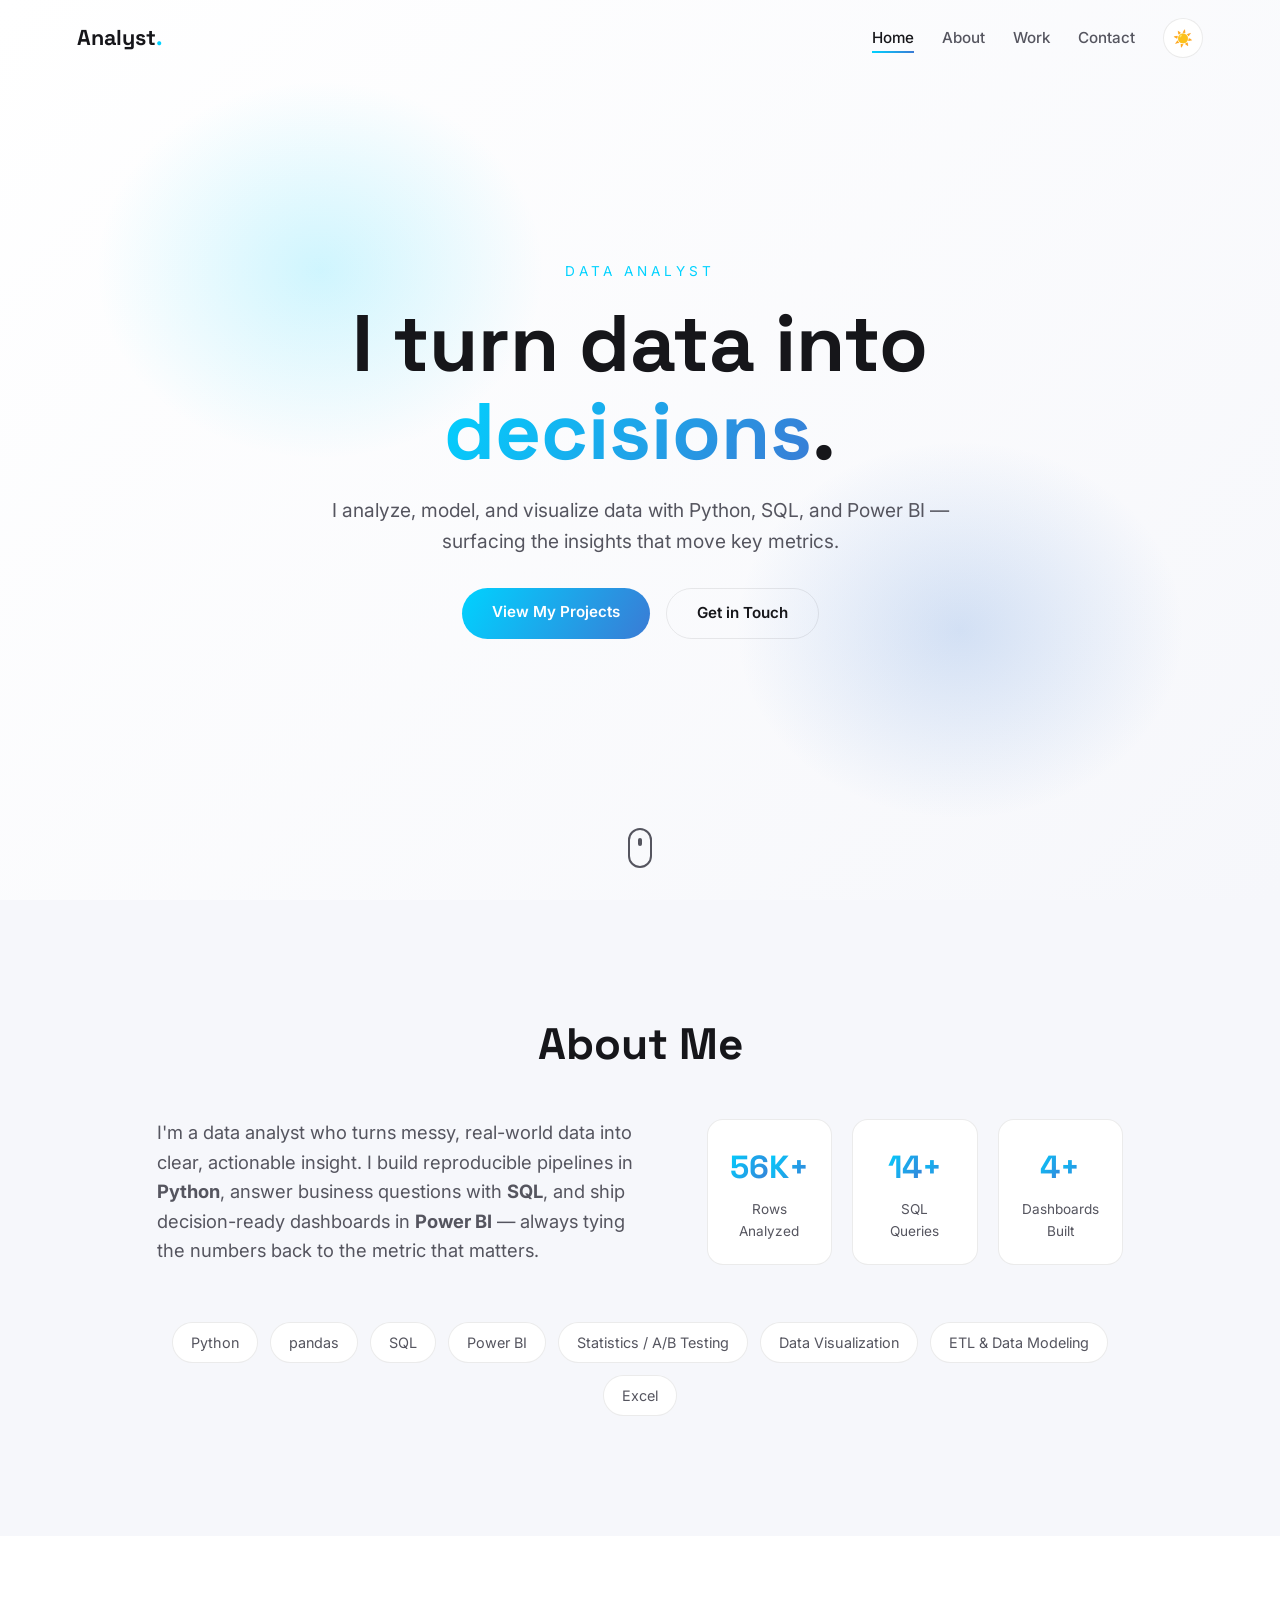
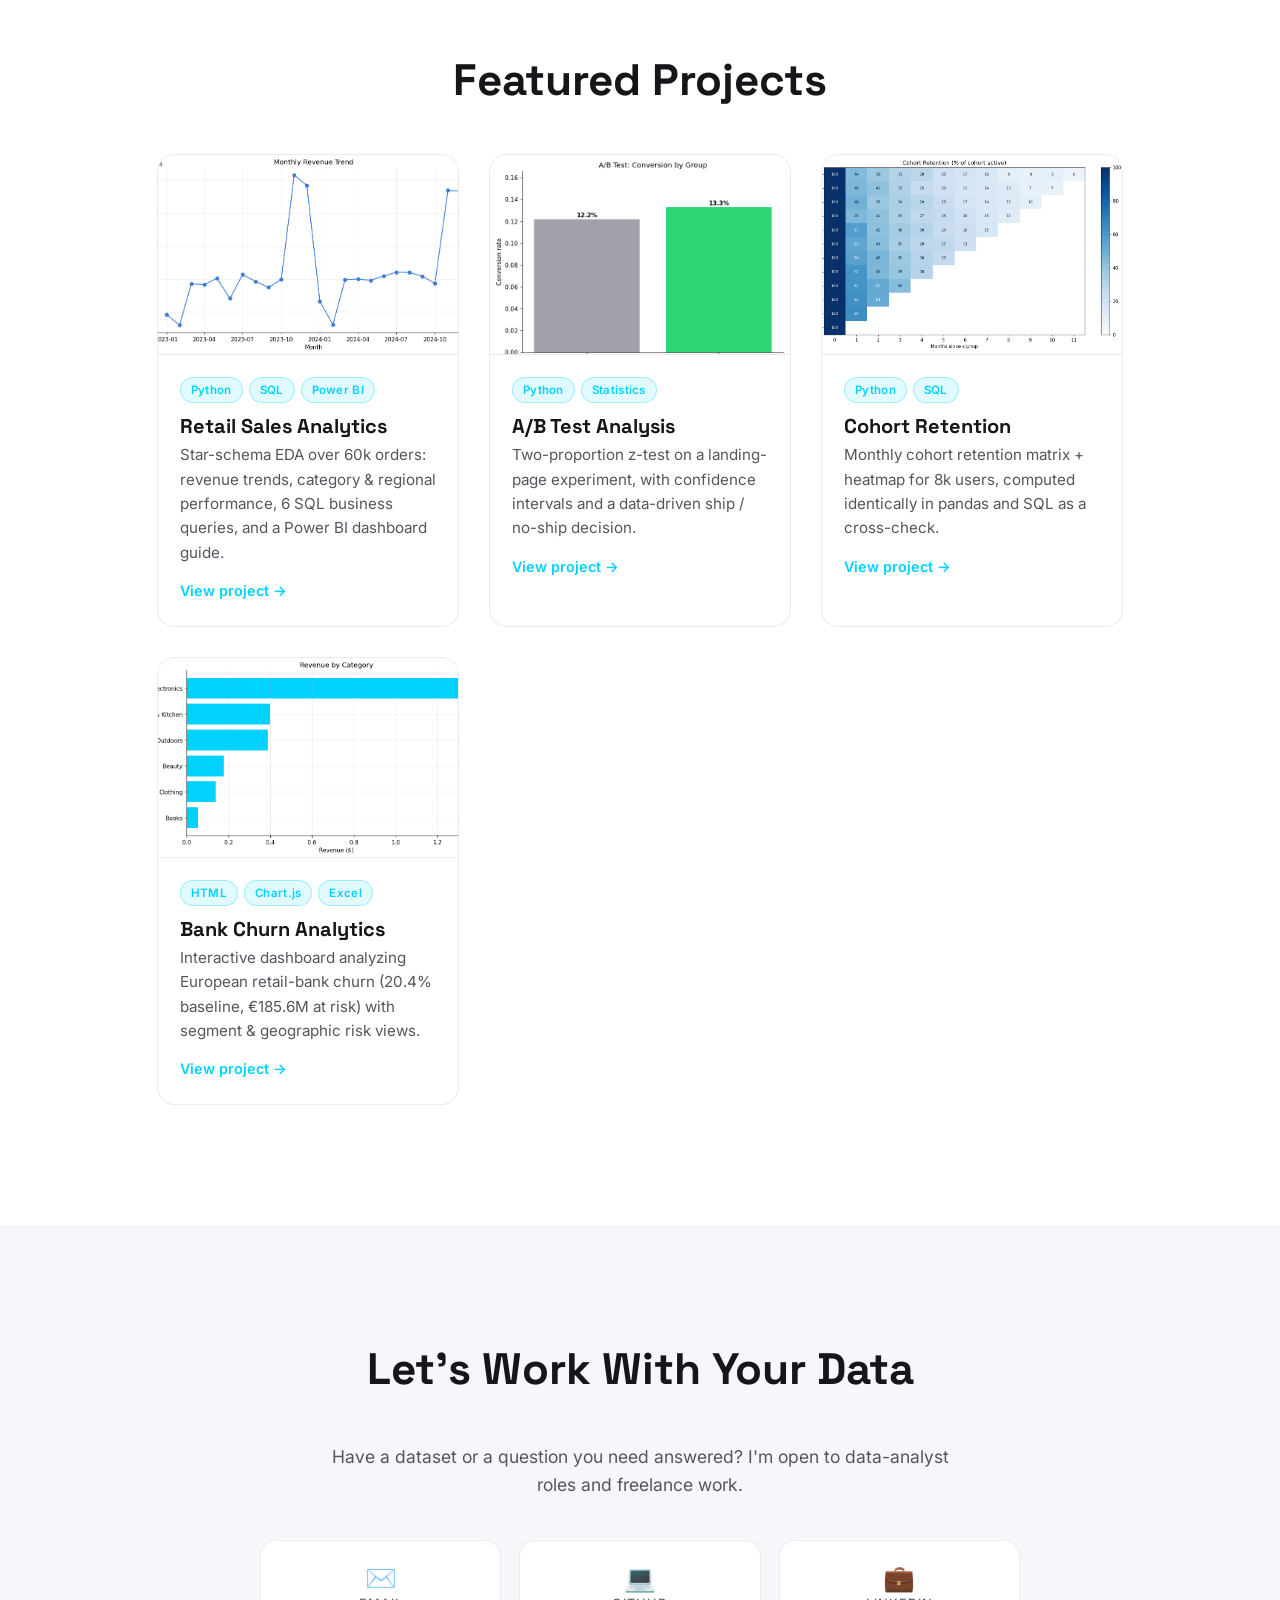
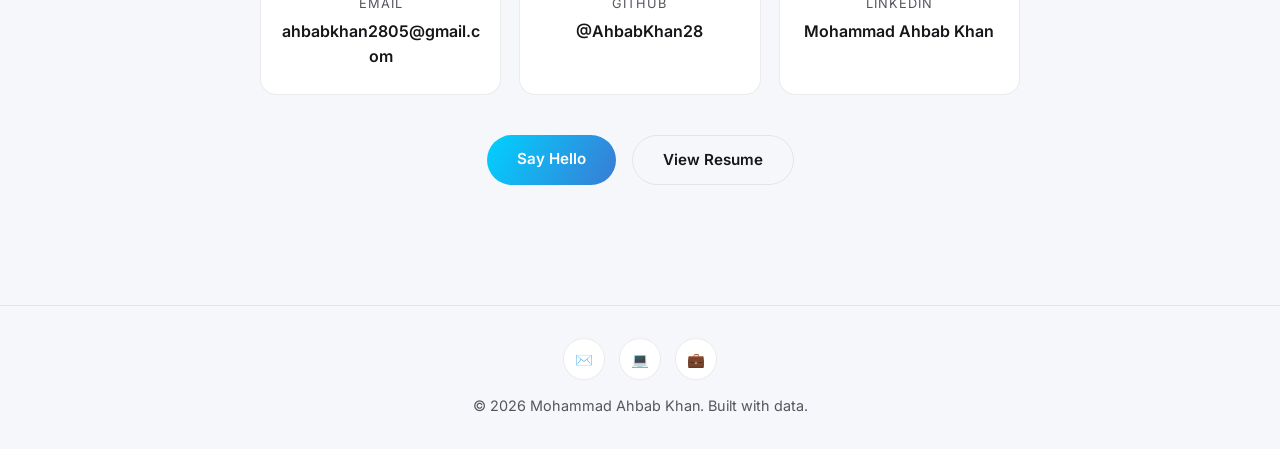
<file: index.html>
<!DOCTYPE html>
<html lang="en" data-theme="dark">
<head>
    <meta charset="UTF-8">
    <meta name="viewport" content="width=device-width, initial-scale=1.0">
    <meta name="description" content="Data analyst portfolio — turning raw data into decisions with Python, SQL, and Power BI.">
    <title>Mohammad Ahbab Khan — Data Analyst Portfolio</title>

    <!-- SEO / social preview -->
    <meta property="og:type" content="website">
    <meta property="og:title" content="Mohammad Ahbab Khan — Data Analyst">
    <meta property="og:description" content="Turning raw data into decisions with Python, SQL, and Power BI.">
    <meta property="og:image" content="assets/img/retail-monthly-revenue.png">
    <meta name="twitter:card" content="summary_large_image">

    <link rel="icon" type="image/svg+xml" href="assets/favicon.svg">
    <link rel="preconnect" href="https://fonts.googleapis.com">
    <link rel="preconnect" href="https://fonts.gstatic.com" crossorigin>
    <link href="https://fonts.googleapis.com/css2?family=Space+Grotesk:wght@400;500;700&family=Inter:wght@400;500;600&display=swap" rel="stylesheet">
    <link rel="stylesheet" href="style.css">
</head>
<body>

    <!-- Scroll progress bar -->
    <div class="scroll-progress" id="scrollProgress"></div>

    <!-- Navigation -->
    <nav class="navbar" id="navbar">
        <a href="#home" class="nav-logo">Analyst<span>.</span></a>
        <button class="nav-toggle" id="navToggle" aria-label="Toggle navigation" aria-expanded="false">
            <span></span><span></span><span></span>
        </button>
        <ul class="nav-links" id="navLinks">
            <li><a href="#home">Home</a></li>
            <li><a href="#about">About</a></li>
            <li><a href="#work">Work</a></li>
            <li><a href="#contact">Contact</a></li>
            <li>
                <button class="theme-toggle" id="themeToggle" aria-label="Toggle color theme">
                    <span class="theme-icon">🌙</span>
                </button>
            </li>
        </ul>
    </nav>

    <!-- Hero Section -->
    <header class="hero" id="home">
        <div class="hero-bg"></div>
        <div class="hero-content">
            <p class="hero-eyebrow fade-in-up" style="--delay: 0.1s">Data Analyst</p>
            <h1 class="fade-in-up" style="--delay: 0.25s">I turn data into <span class="gradient-text">decisions</span>.</h1>
            <p class="hero-sub fade-in-up" style="--delay: 0.4s">I analyze, model, and visualize data with Python, SQL, and Power BI — surfacing the insights that move key metrics.</p>
            <div class="hero-actions fade-in-up" style="--delay: 0.55s">
                <a href="#work" class="btn btn-primary">View My Projects</a>
                <a href="#contact" class="btn btn-ghost">Get in Touch</a>
            </div>
        </div>
        <a href="#about" class="scroll-cue" aria-label="Scroll down">
            <span class="mouse"></span>
        </a>
    </header>

    <!-- About Section -->
    <section id="about" class="about">
        <div class="section-inner">
            <h2 class="section-title scroll-reveal">About Me</h2>
            <div class="about-grid">
                <p class="about-text scroll-reveal" style="--delay: 0.1s">
                    I'm a data analyst who turns messy, real-world data into clear, actionable insight.
                    I build reproducible pipelines in <strong>Python</strong>, answer business questions with
                    <strong>SQL</strong>, and ship decision-ready dashboards in <strong>Power BI</strong> — always
                    tying the numbers back to the metric that matters.
                </p>
                <div class="stats">
                    <div class="stat scroll-reveal" style="--delay: 0.15s">
                        <span class="stat-num" data-count="60">0</span><span class="stat-plus">K+</span>
                        <span class="stat-label">Rows Analyzed</span>
                    </div>
                    <div class="stat scroll-reveal" style="--delay: 0.25s">
                        <span class="stat-num" data-count="15">0</span><span class="stat-plus">+</span>
                        <span class="stat-label">SQL Queries</span>
                    </div>
                    <div class="stat scroll-reveal" style="--delay: 0.35s">
                        <span class="stat-num" data-count="4">0</span><span class="stat-plus">+</span>
                        <span class="stat-label">Dashboards Built</span>
                    </div>
                </div>
            </div>

            <div class="skills scroll-reveal" style="--delay: 0.2s">
                <span class="skill-chip">Python</span>
                <span class="skill-chip">pandas</span>
                <span class="skill-chip">SQL</span>
                <span class="skill-chip">Power BI</span>
                <span class="skill-chip">Statistics / A/B Testing</span>
                <span class="skill-chip">Data Visualization</span>
                <span class="skill-chip">ETL &amp; Data Modeling</span>
                <span class="skill-chip">Excel</span>
            </div>
        </div>
    </section>

    <!-- Portfolio Section -->
    <section id="work" class="portfolio">
        <div class="section-inner">
            <h2 class="section-title scroll-reveal">Featured Projects</h2>

            <div class="project-grid">
                <article class="project-card scroll-reveal" style="--delay: 0.1s">
                    <div class="project-thumb">
                        <img src="assets/img/retail-monthly-revenue.png" alt="Monthly revenue trend chart" loading="lazy">
                    </div>
                    <div class="project-info">
                        <div class="tags"><span>Python</span><span>SQL</span><span>Power BI</span></div>
                        <h3>Retail Sales Analytics</h3>
                        <p>Star-schema EDA over 60k orders: revenue trends, category &amp; regional performance, 6 SQL business queries, and a Power BI dashboard guide.</p>
                        <a href="project-retail-sales.html" class="project-link">View project &rarr;</a>
                    </div>
                </article>

                <article class="project-card scroll-reveal" style="--delay: 0.2s">
                    <div class="project-thumb">
                        <img src="assets/img/ab-test.png" alt="A/B test conversion comparison chart" loading="lazy">
                    </div>
                    <div class="project-info">
                        <div class="tags"><span>Python</span><span>Statistics</span></div>
                        <h3>A/B Test Analysis</h3>
                        <p>Two-proportion z-test on a landing-page experiment, with confidence intervals and a data-driven ship / no-ship decision.</p>
                        <a href="project-ab-test.html" class="project-link">View project &rarr;</a>
                    </div>
                </article>

                <article class="project-card scroll-reveal" style="--delay: 0.3s">
                    <div class="project-thumb">
                        <img src="assets/img/cohort-heatmap.png" alt="Cohort retention heatmap" loading="lazy">
                    </div>
                    <div class="project-info">
                        <div class="tags"><span>Python</span><span>SQL</span></div>
                        <h3>Cohort Retention</h3>
                        <p>Monthly cohort retention matrix + heatmap for 8k users, computed identically in pandas and SQL as a cross-check.</p>
                        <a href="project-cohort-retention.html" class="project-link">View project &rarr;</a>
                    </div>
                </article>

                <article class="project-card scroll-reveal" style="--delay: 0.1s">
                    <div class="project-thumb">
                        <img src="assets/img/retail-category.png" alt="Revenue by category chart" loading="lazy">
                    </div>
                    <div class="project-info">
                        <div class="tags"><span>HTML</span><span>Chart.js</span><span>Excel</span></div>
                        <h3>Bank Churn Analytics</h3>
                        <p>Interactive dashboard analyzing European retail-bank churn (20.4% baseline, €185.6M at risk) with segment &amp; geographic risk views.</p>
                        <a href="https://github.com/AhbabKhan28/Customer-Churn-Segmentation-Analytics" class="project-link">View project &rarr;</a>
                    </div>
                </article>
            </div>
        </div>
    </section>

    <!-- Contact Section -->
    <section id="contact" class="contact">
        <div class="section-inner scroll-reveal">
            <h2 class="section-title">Let's Work With Your Data</h2>
            <p class="contact-sub">Have a dataset or a question you need answered? I'm open to data-analyst roles and freelance work.</p>

            <div class="contact-cards">
                <a href="mailto:ahbabkhan2805@gmail.com" class="contact-card">
                    <span class="contact-ico">✉️</span>
                    <span class="contact-label">Email</span>
                    <span class="contact-value">ahbabkhan2805@gmail.com</span>
                </a>
                <a href="https://github.com/AhbabKhan28" target="_blank" rel="noopener" class="contact-card">
                    <span class="contact-ico">💻</span>
                    <span class="contact-label">GitHub</span>
                    <span class="contact-value">@AhbabKhan28</span>
                </a>
            <a href="https://www.linkedin.com/in/mohammad-ahbab-khan-ba54aa25a" rel="noopener" class="contact-card">
    <span class="contact-ico">💼</span>
    <span class="contact-label">LinkedIn</span>
    <span class="contact-value">Mohammad Ahbab Khan</span>
</a>
            </div>

            <div class="contact-actions">
                <a href="mailto:ahbabkhan2805@gmail.com" class="btn btn-primary">Say Hello</a>
                <a href="resume.html" class="btn btn-ghost">View Resume</a>
            </div>
        </div>
    </section>

    <footer class="footer">
        <div class="footer-social">
            <a href="mailto:ahbabkhan2805@gmail.com" aria-label="Email">✉️</a>
            <a href="https://github.com/AhbabKhan28" target="_blank" rel="noopener" aria-label="GitHub">💻</a>
           <a aria-label="LinkedIn" href="https://www.linkedin.com/in/mohammad-ahbab-khan-ba54aa25a" rel="noopener" target="_blank">💼</a>
        </div>
        <p>&copy; <span id="year"></span> Mohammad Ahbab Khan. Built with data.</p>
    </footer>

    <!-- Back to top -->
    <button class="back-to-top" id="backToTop" aria-label="Back to top">↑</button>

    <script src="script.js"></script>
</body>
</html>
</file>
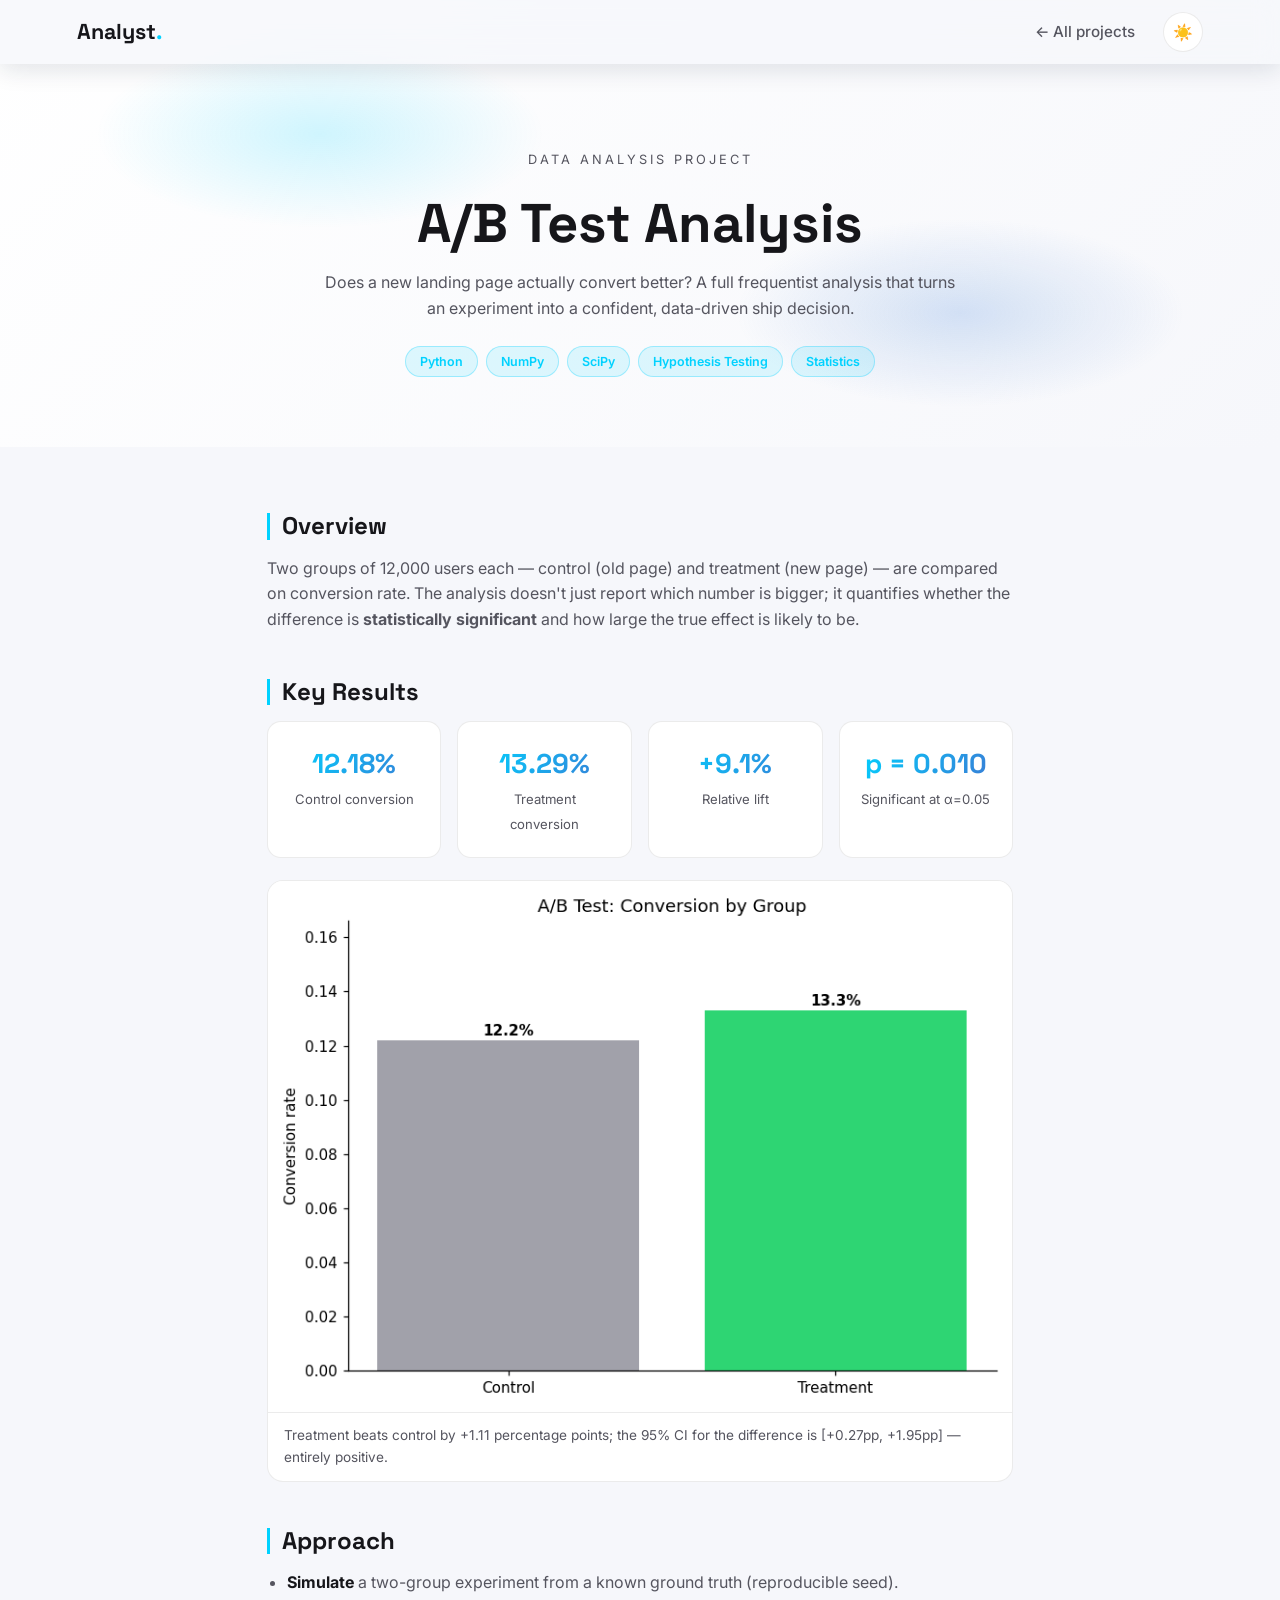
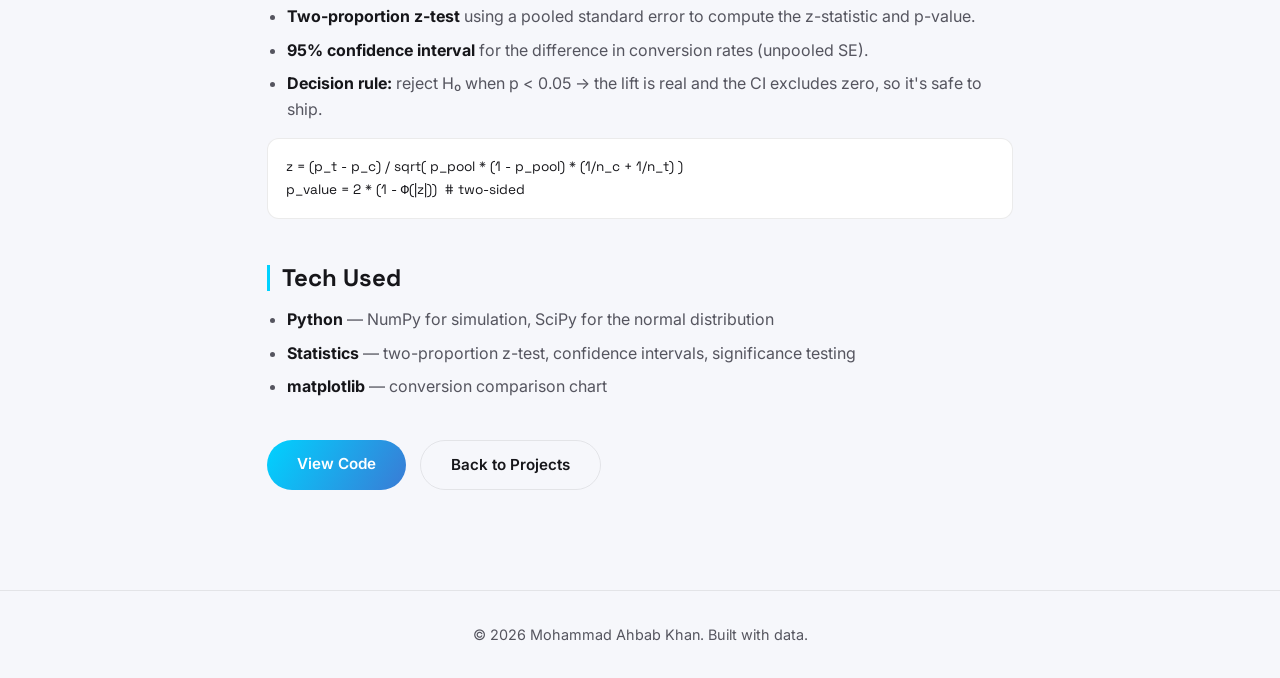
<file: project-ab-test.html>
<!DOCTYPE html>
<html lang="en" data-theme="dark">
<head>
    <meta charset="UTF-8">
    <meta name="viewport" content="width=device-width, initial-scale=1.0">
    <meta name="description" content="A/B Test Analysis — hypothesis testing on conversion with Python and SciPy.">
    <title>A/B Test Analysis — Project</title>
    <link rel="icon" type="image/svg+xml" href="assets/favicon.svg">
    <link rel="preconnect" href="https://fonts.googleapis.com">
    <link rel="preconnect" href="https://fonts.gstatic.com" crossorigin>
    <link href="https://fonts.googleapis.com/css2?family=Space+Grotesk:wght@400;500;700&family=Inter:wght@400;500;600&display=swap" rel="stylesheet">
    <link rel="stylesheet" href="style.css">
</head>
<body>
    <nav class="navbar scrolled">
        <a href="index.html" class="nav-logo">Analyst<span>.</span></a>
        <ul class="nav-links">
            <li><a href="index.html#work">&larr; All projects</a></li>
            <li>
                <button class="theme-toggle" id="themeToggle" aria-label="Toggle color theme">
                    <span class="theme-icon">🌙</span>
                </button>
            </li>
        </ul>
    </nav>

    <header class="detail-hero">
        <div class="hero-bg"></div>
        <p class="detail-eyebrow">Data Analysis Project</p>
        <h1>A/B Test Analysis</h1>
        <p>Does a new landing page actually convert better? A full frequentist analysis that turns an experiment into a confident, data-driven ship decision.</p>
        <div class="detail-badges">
            <span>Python</span><span>NumPy</span><span>SciPy</span><span>Hypothesis Testing</span><span>Statistics</span>
        </div>
    </header>

    <main class="detail-wrap">
        <section class="detail-section">
            <h2>Overview</h2>
            <p>Two groups of 12,000 users each — control (old page) and treatment (new page) — are compared
            on conversion rate. The analysis doesn't just report which number is bigger; it quantifies whether
            the difference is <strong>statistically significant</strong> and how large the true effect is likely to be.</p>
        </section>

        <section class="detail-section">
            <h2>Key Results</h2>
            <div class="kpi-row">
                <div class="kpi"><b>12.18%</b><span>Control conversion</span></div>
                <div class="kpi"><b>13.29%</b><span>Treatment conversion</span></div>
                <div class="kpi"><b>+9.1%</b><span>Relative lift</span></div>
                <div class="kpi"><b>p = 0.010</b><span>Significant at α=0.05</span></div>
            </div>
            <figure class="detail-figure">
                <img src="assets/img/ab-test.png" alt="Conversion rate by group bar chart">
                <figcaption>Treatment beats control by +1.11 percentage points; the 95% CI for the difference is [+0.27pp, +1.95pp] — entirely positive.</figcaption>
            </figure>
        </section>

        <section class="detail-section">
            <h2>Approach</h2>
            <ul>
                <li><strong>Simulate</strong> a two-group experiment from a known ground truth (reproducible seed).</li>
                <li><strong>Two-proportion z-test</strong> using a pooled standard error to compute the z-statistic and p-value.</li>
                <li><strong>95% confidence interval</strong> for the difference in conversion rates (unpooled SE).</li>
                <li><strong>Decision rule:</strong> reject H₀ when p &lt; 0.05 → the lift is real and the CI excludes zero, so it's safe to ship.</li>
            </ul>
            <div class="code-block">z = (p_t - p_c) / sqrt( p_pool * (1 - p_pool) * (1/n_c + 1/n_t) )<br>
p_value = 2 * (1 - Φ(|z|))&nbsp;&nbsp;# two-sided</div>
        </section>

        <section class="detail-section">
            <h2>Tech Used</h2>
            <ul>
                <li><strong>Python</strong> — NumPy for simulation, SciPy for the normal distribution</li>
                <li><strong>Statistics</strong> — two-proportion z-test, confidence intervals, significance testing</li>
                <li><strong>matplotlib</strong> — conversion comparison chart</li>
            </ul>
        </section>

        <div class="detail-actions">
            <a href="https://github.com/AhbabKhan28/Portfolio/tree/main/projects/ab-test-analysis" class="btn btn-primary" target="_blank" rel="noopener">View Code</a>
            <a href="index.html#work" class="btn btn-ghost">Back to Projects</a>
        </div>
    </main>

    <footer class="footer">
        <p>&copy; <span id="year"></span> Mohammad Ahbab Khan. Built with data.</p>
    </footer>

    <button class="back-to-top" id="backToTop" aria-label="Back to top">↑</button>
    <script src="detail.js"></script>
</body>
</html>
</file>
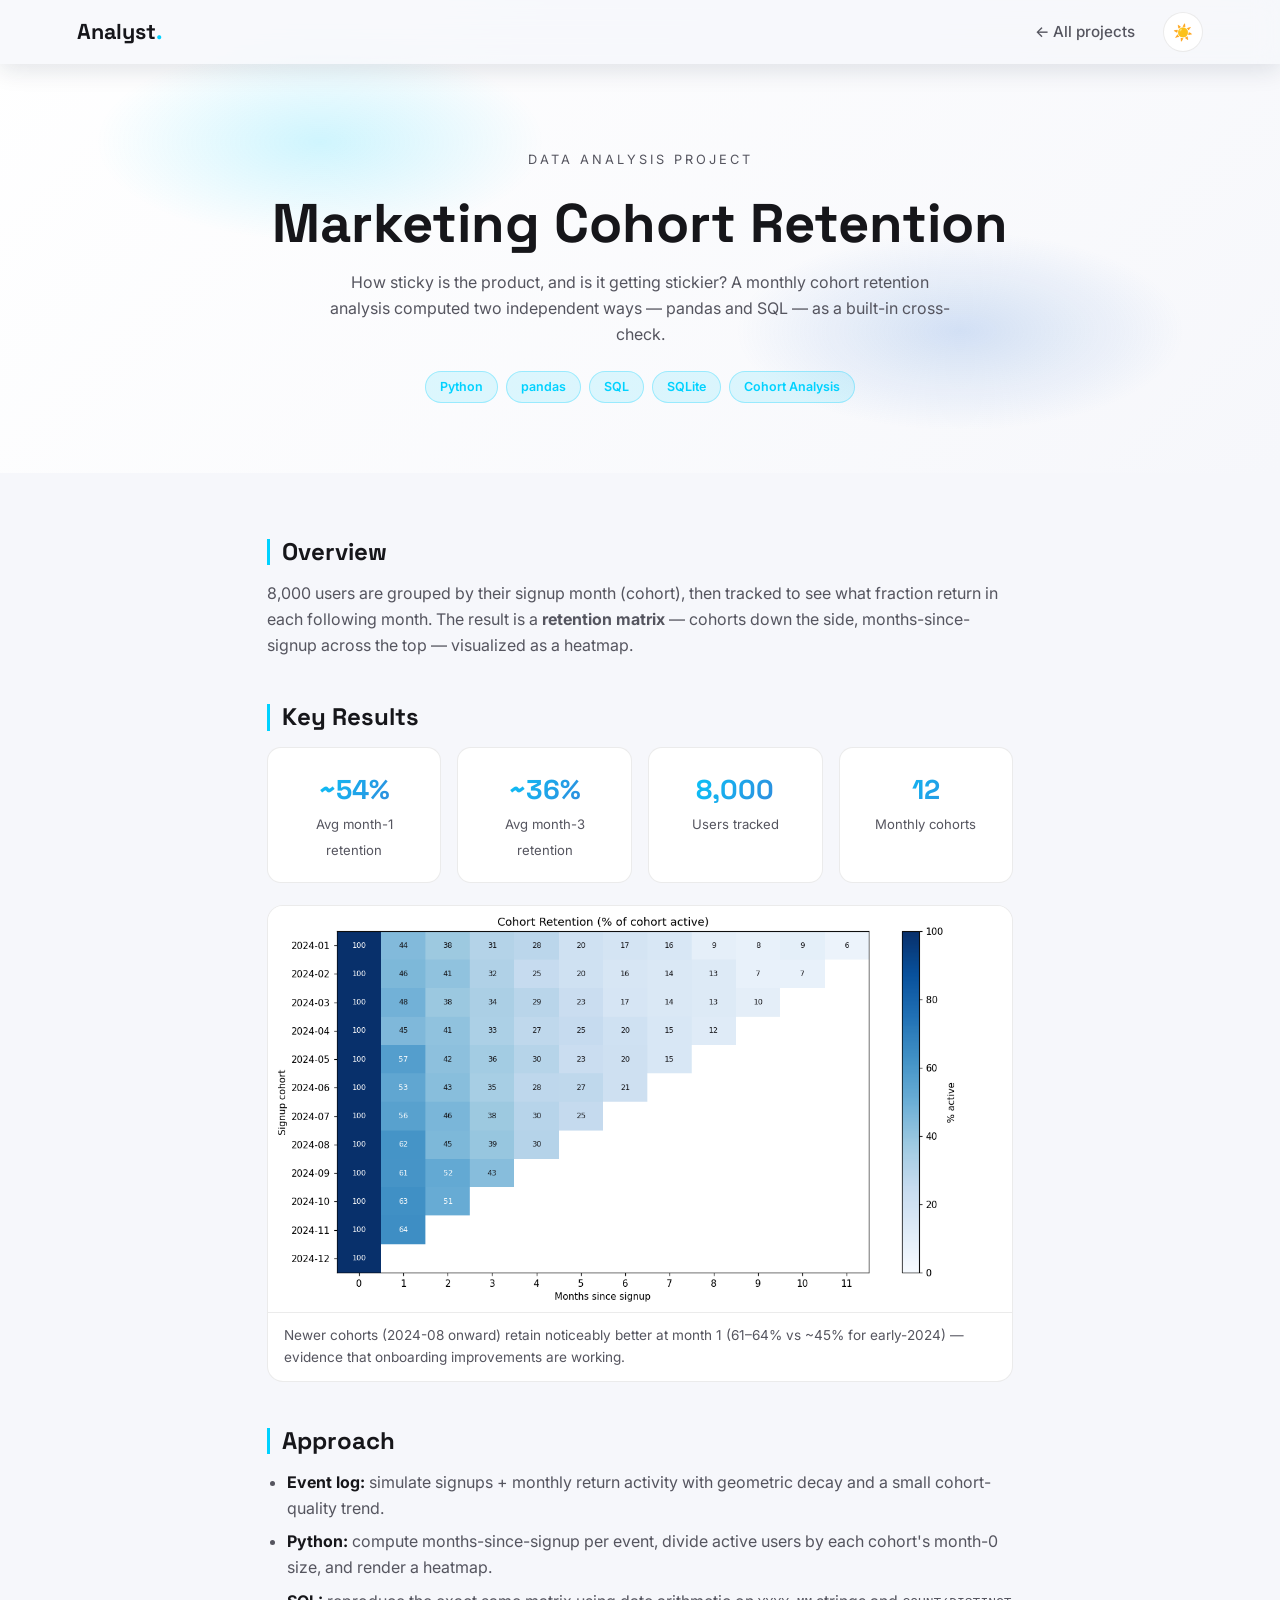
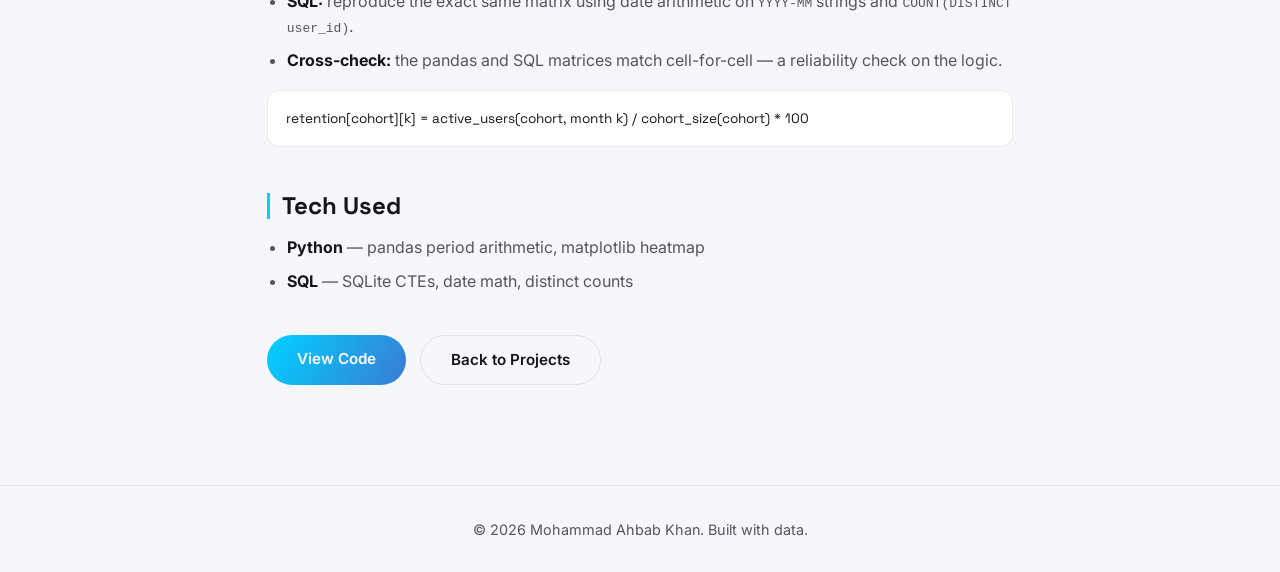
<file: project-cohort-retention.html>
<!DOCTYPE html>
<html lang="en" data-theme="dark">
<head>
    <meta charset="UTF-8">
    <meta name="viewport" content="width=device-width, initial-scale=1.0">
    <meta name="description" content="Cohort Retention — monthly retention analysis in Python and SQL.">
    <title>Cohort Retention — Project</title>
    <link rel="icon" type="image/svg+xml" href="assets/favicon.svg">
    <link rel="preconnect" href="https://fonts.googleapis.com">
    <link rel="preconnect" href="https://fonts.gstatic.com" crossorigin>
    <link href="https://fonts.googleapis.com/css2?family=Space+Grotesk:wght@400;500;700&family=Inter:wght@400;500;600&display=swap" rel="stylesheet">
    <link rel="stylesheet" href="style.css">
</head>
<body>
    <nav class="navbar scrolled">
        <a href="index.html" class="nav-logo">Analyst<span>.</span></a>
        <ul class="nav-links">
            <li><a href="index.html#work">&larr; All projects</a></li>
            <li>
                <button class="theme-toggle" id="themeToggle" aria-label="Toggle color theme">
                    <span class="theme-icon">🌙</span>
                </button>
            </li>
        </ul>
    </nav>

    <header class="detail-hero">
        <div class="hero-bg"></div>
        <p class="detail-eyebrow">Data Analysis Project</p>
        <h1>Marketing Cohort Retention</h1>
        <p>How sticky is the product, and is it getting stickier? A monthly cohort retention analysis computed two independent ways — pandas and SQL — as a built-in cross-check.</p>
        <div class="detail-badges">
            <span>Python</span><span>pandas</span><span>SQL</span><span>SQLite</span><span>Cohort Analysis</span>
        </div>
    </header>

    <main class="detail-wrap">
        <section class="detail-section">
            <h2>Overview</h2>
            <p>8,000 users are grouped by their signup month (cohort), then tracked to see what fraction return
            in each following month. The result is a <strong>retention matrix</strong> — cohorts down the side,
            months-since-signup across the top — visualized as a heatmap.</p>
        </section>

        <section class="detail-section">
            <h2>Key Results</h2>
            <div class="kpi-row">
                <div class="kpi"><b>~54%</b><span>Avg month-1 retention</span></div>
                <div class="kpi"><b>~36%</b><span>Avg month-3 retention</span></div>
                <div class="kpi"><b>8,000</b><span>Users tracked</span></div>
                <div class="kpi"><b>12</b><span>Monthly cohorts</span></div>
            </div>
            <figure class="detail-figure">
                <img src="assets/img/cohort-heatmap.png" alt="Cohort retention heatmap">
                <figcaption>Newer cohorts (2024-08 onward) retain noticeably better at month 1 (61–64% vs ~45% for early-2024) — evidence that onboarding improvements are working.</figcaption>
            </figure>
        </section>

        <section class="detail-section">
            <h2>Approach</h2>
            <ul>
                <li><strong>Event log:</strong> simulate signups + monthly return activity with geometric decay and a small cohort-quality trend.</li>
                <li><strong>Python:</strong> compute months-since-signup per event, divide active users by each cohort's month-0 size, and render a heatmap.</li>
                <li><strong>SQL:</strong> reproduce the exact same matrix using date arithmetic on <code>YYYY-MM</code> strings and <code>COUNT(DISTINCT user_id)</code>.</li>
                <li><strong>Cross-check:</strong> the pandas and SQL matrices match cell-for-cell — a reliability check on the logic.</li>
            </ul>
            <div class="code-block">retention[cohort][k] = active_users(cohort, month k) / cohort_size(cohort) * 100</div>
        </section>

        <section class="detail-section">
            <h2>Tech Used</h2>
            <ul>
                <li><strong>Python</strong> — pandas period arithmetic, matplotlib heatmap</li>
                <li><strong>SQL</strong> — SQLite CTEs, date math, distinct counts</li>
            </ul>
        </section>

        <div class="detail-actions">
            <a href="https://github.com/AhbabKhan28/Portfolio/tree/main/projects/cohort-retention" class="btn btn-primary" target="_blank" rel="noopener">View Code</a>
            <a href="index.html#work" class="btn btn-ghost">Back to Projects</a>
        </div>
    </main>

    <footer class="footer">
        <p>&copy; <span id="year"></span> Mohammad Ahbab Khan. Built with data.</p>
    </footer>

    <button class="back-to-top" id="backToTop" aria-label="Back to top">↑</button>
    <script src="detail.js"></script>
</body>
</html>
</file>
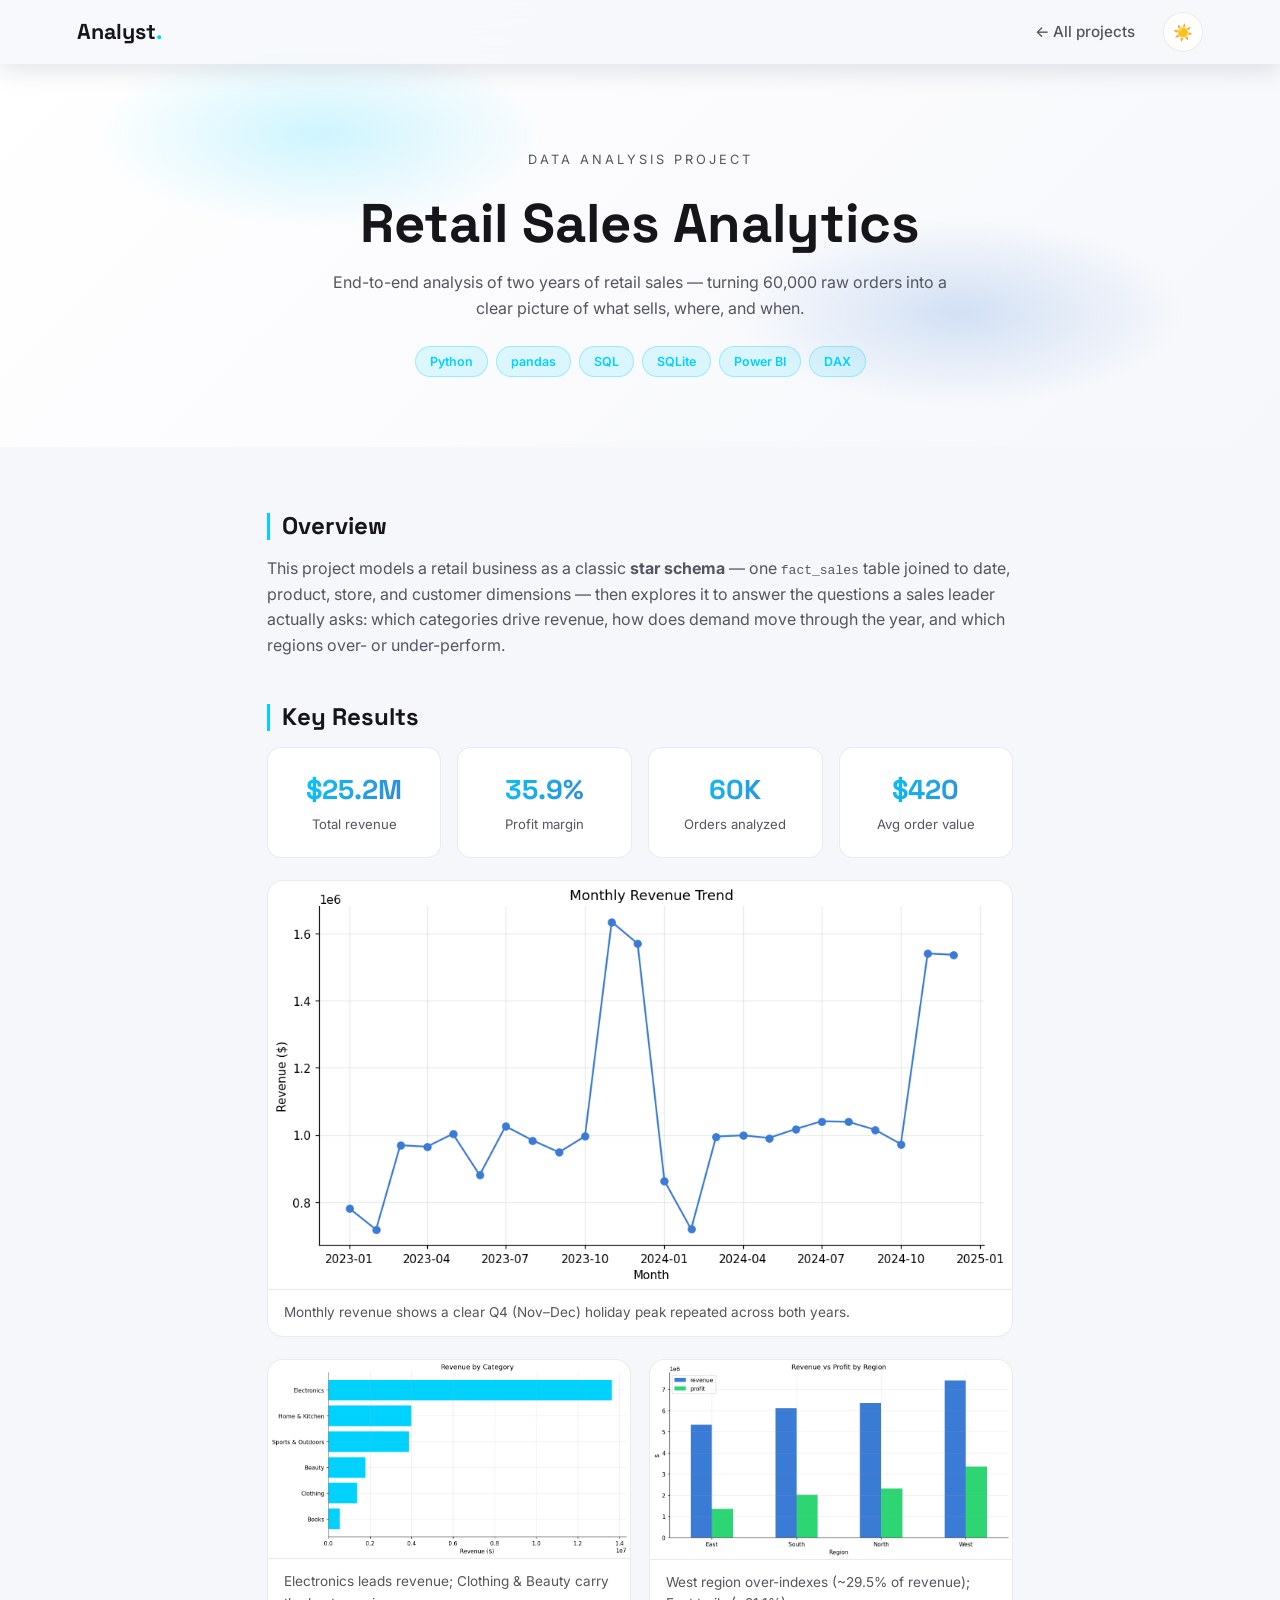
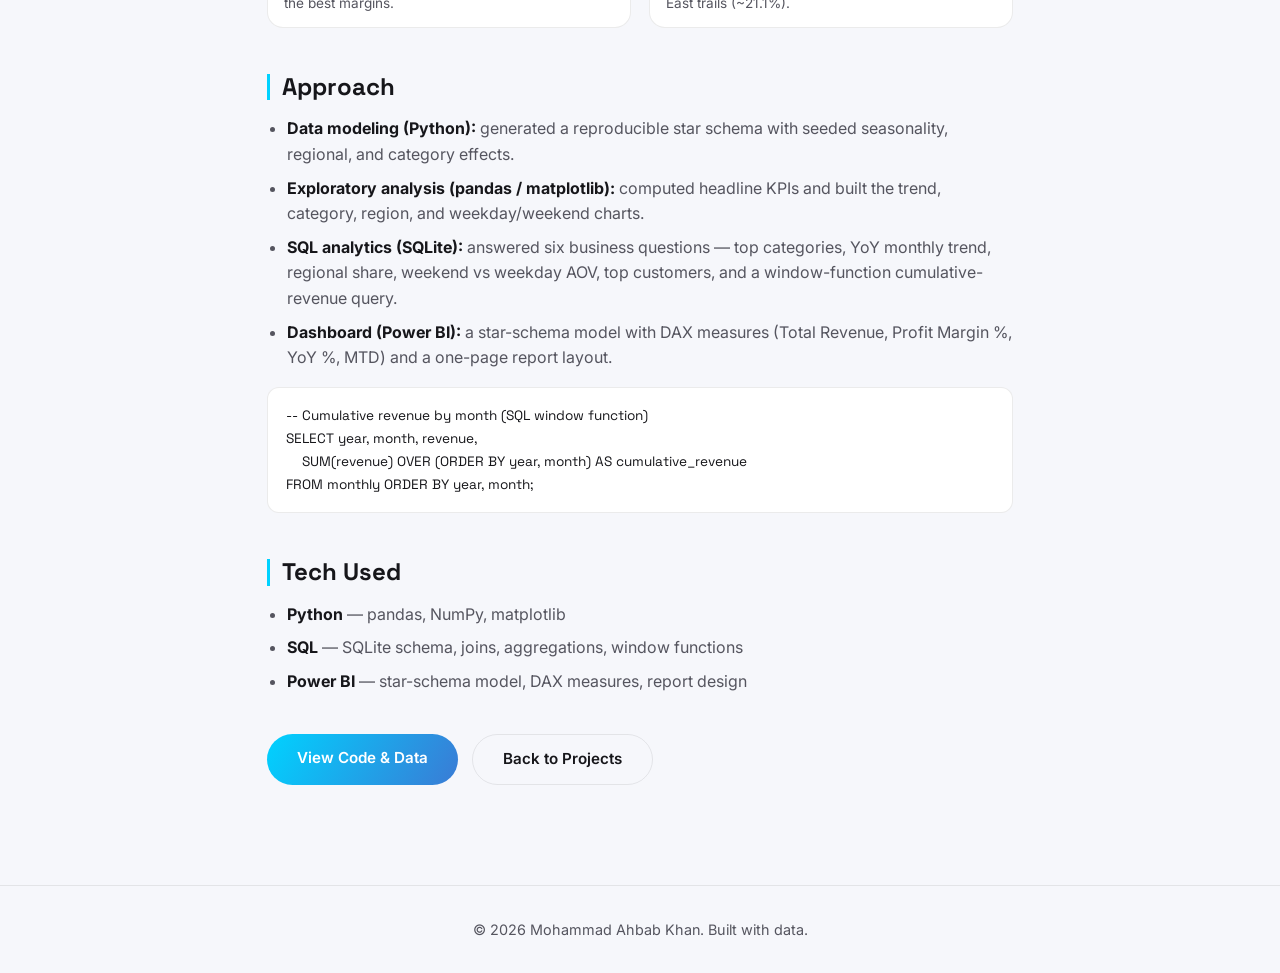
<file: project-retail-sales.html>
<!DOCTYPE html>
<html lang="en" data-theme="dark">
<head>
    <meta charset="UTF-8">
    <meta name="viewport" content="width=device-width, initial-scale=1.0">
    <meta name="description" content="Retail Sales Analytics — star-schema EDA with Python, SQL, and Power BI.">
    <title>Retail Sales Analytics — Project</title>
    <link rel="icon" type="image/svg+xml" href="assets/favicon.svg">
    <link rel="preconnect" href="https://fonts.googleapis.com">
    <link rel="preconnect" href="https://fonts.gstatic.com" crossorigin>
    <link href="https://fonts.googleapis.com/css2?family=Space+Grotesk:wght@400;500;700&family=Inter:wght@400;500;600&display=swap" rel="stylesheet">
    <link rel="stylesheet" href="style.css">
</head>
<body>
    <nav class="navbar scrolled">
        <a href="index.html" class="nav-logo">Analyst<span>.</span></a>
        <ul class="nav-links">
            <li><a href="index.html#work">&larr; All projects</a></li>
            <li>
                <button class="theme-toggle" id="themeToggle" aria-label="Toggle color theme">
                    <span class="theme-icon">🌙</span>
                </button>
            </li>
        </ul>
    </nav>

    <header class="detail-hero">
        <div class="hero-bg"></div>
        <p class="detail-eyebrow">Data Analysis Project</p>
        <h1>Retail Sales Analytics</h1>
        <p>End-to-end analysis of two years of retail sales — turning 60,000 raw orders into a clear picture of what sells, where, and when.</p>
        <div class="detail-badges">
            <span>Python</span><span>pandas</span><span>SQL</span><span>SQLite</span><span>Power BI</span><span>DAX</span>
        </div>
    </header>

    <main class="detail-wrap">
        <section class="detail-section">
            <h2>Overview</h2>
            <p>This project models a retail business as a classic <strong>star schema</strong> — one
            <code>fact_sales</code> table joined to date, product, store, and customer dimensions — then
            explores it to answer the questions a sales leader actually asks: which categories drive revenue,
            how does demand move through the year, and which regions over- or under-perform.</p>
        </section>

        <section class="detail-section">
            <h2>Key Results</h2>
            <div class="kpi-row">
                <div class="kpi"><b>$25.2M</b><span>Total revenue</span></div>
                <div class="kpi"><b>35.9%</b><span>Profit margin</span></div>
                <div class="kpi"><b>60K</b><span>Orders analyzed</span></div>
                <div class="kpi"><b>$420</b><span>Avg order value</span></div>
            </div>
            <figure class="detail-figure">
                <img src="assets/img/retail-monthly-revenue.png" alt="Monthly revenue trend line chart">
                <figcaption>Monthly revenue shows a clear Q4 (Nov–Dec) holiday peak repeated across both years.</figcaption>
            </figure>
            <div class="figure-grid">
                <figure class="detail-figure">
                    <img src="assets/img/retail-category.png" alt="Revenue by category bar chart">
                    <figcaption>Electronics leads revenue; Clothing &amp; Beauty carry the best margins.</figcaption>
                </figure>
                <figure class="detail-figure">
                    <img src="assets/img/retail-region-profit.png" alt="Revenue vs profit by region">
                    <figcaption>West region over-indexes (~29.5% of revenue); East trails (~21.1%).</figcaption>
                </figure>
            </div>
        </section>

        <section class="detail-section">
            <h2>Approach</h2>
            <ul>
                <li><strong>Data modeling (Python):</strong> generated a reproducible star schema with seeded seasonality, regional, and category effects.</li>
                <li><strong>Exploratory analysis (pandas / matplotlib):</strong> computed headline KPIs and built the trend, category, region, and weekday/weekend charts.</li>
                <li><strong>SQL analytics (SQLite):</strong> answered six business questions — top categories, YoY monthly trend, regional share, weekend vs weekday AOV, top customers, and a window-function cumulative-revenue query.</li>
                <li><strong>Dashboard (Power BI):</strong> a star-schema model with DAX measures (Total Revenue, Profit Margin %, YoY %, MTD) and a one-page report layout.</li>
            </ul>
            <div class="code-block">-- Cumulative revenue by month (SQL window function)<br>
SELECT year, month, revenue,<br>
&nbsp;&nbsp;&nbsp;&nbsp;SUM(revenue) OVER (ORDER BY year, month) AS cumulative_revenue<br>
FROM monthly ORDER BY year, month;</div>
        </section>

        <section class="detail-section">
            <h2>Tech Used</h2>
            <ul>
                <li><strong>Python</strong> — pandas, NumPy, matplotlib</li>
                <li><strong>SQL</strong> — SQLite schema, joins, aggregations, window functions</li>
                <li><strong>Power BI</strong> — star-schema model, DAX measures, report design</li>
            </ul>
        </section>

        <div class="detail-actions">
            <a href="https://github.com/AhbabKhan28/Portfolio/tree/main/projects/retail-sales-analytics" class="btn btn-primary" target="_blank" rel="noopener">View Code &amp; Data</a>
            <a href="index.html#work" class="btn btn-ghost">Back to Projects</a>
        </div>
    </main>

    <footer class="footer">
        <p>&copy; <span id="year"></span> Mohammad Ahbab Khan. Built with data.</p>
    </footer>

    <button class="back-to-top" id="backToTop" aria-label="Back to top">↑</button>
    <script src="detail.js"></script>
</body>
</html>
</file>
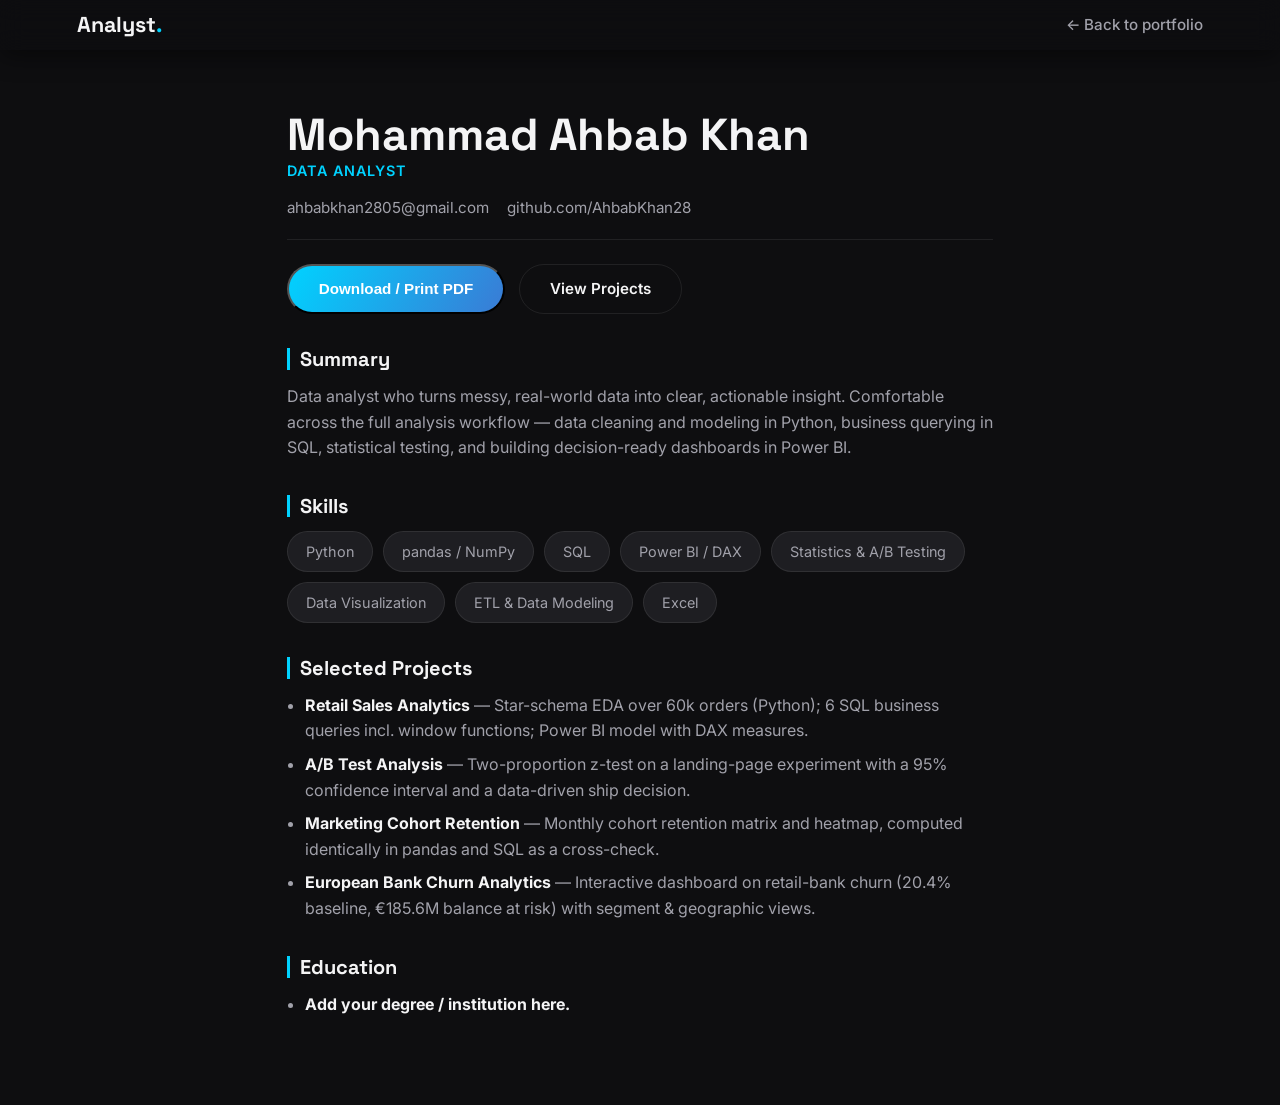
<file: resume.html>
<!DOCTYPE html>
<html lang="en" data-theme="dark">
<head>
    <meta charset="UTF-8">
    <meta name="viewport" content="width=device-width, initial-scale=1.0">
    <meta name="description" content="Résumé of Mohammad Ahbab Khan — Data Analyst.">
    <title>Mohammad Ahbab Khan — Résumé</title>
    <link rel="icon" type="image/svg+xml" href="assets/favicon.svg">
    <link rel="preconnect" href="https://fonts.googleapis.com">
    <link rel="preconnect" href="https://fonts.gstatic.com" crossorigin>
    <link href="https://fonts.googleapis.com/css2?family=Space+Grotesk:wght@400;500;700&family=Inter:wght@400;500;600&display=swap" rel="stylesheet">
    <link rel="stylesheet" href="style.css">
    <style>
        .resume-wrap { max-width: 860px; margin: 0 auto; padding: 110px 6vw 80px; }
        .resume-top { display: flex; flex-wrap: wrap; gap: 8px 20px; align-items: baseline;
            justify-content: space-between; border-bottom: 1px solid var(--border); padding-bottom: 18px; }
        .resume-top h1 { font-size: clamp(2rem, 5vw, 2.8rem); }
        .resume-role { color: var(--brand-a); font-weight: 600; letter-spacing: 1px; text-transform: uppercase; font-size: 0.9rem; }
        .resume-contact { display: flex; flex-wrap: wrap; gap: 8px 18px; color: var(--text-muted); font-size: 0.95rem; margin-top: 6px; }
        .resume-contact a { color: var(--text-muted); text-decoration: none; }
        .resume-contact a:hover { color: var(--brand-a); }
        .resume-section { margin-top: 34px; }
        .resume-section h2 { font-size: 1.25rem; margin-bottom: 14px;
            border-left: 3px solid var(--brand-a); padding-left: 10px; }
        .resume-section ul { margin: 0 0 0 18px; }
        .resume-section li { margin-bottom: 8px; color: var(--text-muted); }
        .resume-section li strong { color: var(--text); }
        .resume-skills { display: flex; flex-wrap: wrap; gap: 10px; }
        .resume-actions { display: flex; gap: 14px; margin-top: 8px; }
        @media print {
            .no-print { display: none !important; }
            body { background: #fff; color: #000; }
            .resume-section li, .resume-contact { color: #333; }
        }
    </style>
</head>
<body>
    <nav class="navbar scrolled no-print">
        <a href="index.html" class="nav-logo">Analyst<span>.</span></a>
        <ul class="nav-links">
            <li><a href="index.html">&larr; Back to portfolio</a></li>
        </ul>
    </nav>

    <div class="resume-wrap">
        <header class="resume-top">
            <div>
                <h1>Mohammad Ahbab Khan</h1>
                <div class="resume-role">Data Analyst</div>
            </div>
            <div class="resume-contact">
                <a href="mailto:ahbabkhan2805@gmail.com">ahbabkhan2805@gmail.com</a>
                <a href="https://github.com/AhbabKhan28" target="_blank" rel="noopener">github.com/AhbabKhan28</a>
            </div>
        </header>

        <div class="resume-actions no-print" style="margin-top:24px;">
            <button class="btn btn-primary" onclick="window.print()">Download / Print PDF</button>
            <a href="index.html" class="btn btn-ghost">View Projects</a>
        </div>

        <section class="resume-section">
            <h2>Summary</h2>
            <p style="color: var(--text-muted);">
                Data analyst who turns messy, real-world data into clear, actionable insight.
                Comfortable across the full analysis workflow — data cleaning and modeling in
                Python, business querying in SQL, statistical testing, and building
                decision-ready dashboards in Power BI.
            </p>
        </section>

        <section class="resume-section">
            <h2>Skills</h2>
            <div class="resume-skills">
                <span class="skill-chip">Python</span>
                <span class="skill-chip">pandas / NumPy</span>
                <span class="skill-chip">SQL</span>
                <span class="skill-chip">Power BI / DAX</span>
                <span class="skill-chip">Statistics &amp; A/B Testing</span>
                <span class="skill-chip">Data Visualization</span>
                <span class="skill-chip">ETL &amp; Data Modeling</span>
                <span class="skill-chip">Excel</span>
            </div>
        </section>

        <section class="resume-section">
            <h2>Selected Projects</h2>
            <ul>
                <li><strong>Retail Sales Analytics</strong> — Star-schema EDA over 60k orders (Python);
                    6 SQL business queries incl. window functions; Power BI model with DAX measures.</li>
                <li><strong>A/B Test Analysis</strong> — Two-proportion z-test on a landing-page
                    experiment with a 95% confidence interval and a data-driven ship decision.</li>
                <li><strong>Marketing Cohort Retention</strong> — Monthly cohort retention matrix and
                    heatmap, computed identically in pandas and SQL as a cross-check.</li>
                <li><strong>European Bank Churn Analytics</strong> — Interactive dashboard on retail-bank
                    churn (20.4% baseline, €185.6M balance at risk) with segment &amp; geographic views.</li>
            </ul>
        </section>

        <section class="resume-section">
            <h2>Education</h2>
            <ul>
                <li><strong>Add your degree / institution here.</strong></li>
            </ul>
        </section>
    </div>

    <script>document.documentElement.setAttribute('data-theme',
        localStorage.getItem('theme') || 'dark');</script>
</body>
</html>
</file>
<file: style.css>
/* ===== Design Tokens ===== */
:root {
    --bg: #0e0e10;
    --bg-elev: #1a1a1d;
    --surface: #1e1e22;
    --text: #f4f4f5;
    --text-muted: #a1a1aa;
    --border: rgba(255, 255, 255, 0.08);
    --brand-a: #00d2ff;
    --brand-b: #3a7bd5;
    --shadow: rgba(0, 0, 0, 0.45);
    --nav-bg: rgba(14, 14, 16, 0.7);
}

[data-theme="light"] {
    --bg: #f6f7fb;
    --bg-elev: #ffffff;
    --surface: #ffffff;
    --text: #16161a;
    --text-muted: #55555f;
    --border: rgba(0, 0, 0, 0.08);
    --shadow: rgba(20, 30, 60, 0.12);
    --nav-bg: rgba(246, 247, 251, 0.75);
}

* {
    margin: 0;
    padding: 0;
    box-sizing: border-box;
}

html {
    scroll-behavior: smooth;
}

body {
    background-color: var(--bg);
    color: var(--text);
    line-height: 1.6;
    font-family: 'Inter', 'Segoe UI', Tahoma, sans-serif;
    -webkit-font-smoothing: antialiased;
    transition: background-color 0.4s ease, color 0.4s ease;
    overflow-x: hidden;
}

h1, h2, h3, .nav-logo {
    font-family: 'Space Grotesk', 'Segoe UI', sans-serif;
    line-height: 1.1;
}

.gradient-text {
    background: linear-gradient(120deg, var(--brand-a), var(--brand-b));
    -webkit-background-clip: text;
    background-clip: text;
    -webkit-text-fill-color: transparent;
    color: transparent;
}

.section-inner {
    max-width: 1120px;
    margin: 0 auto;
    padding: 0 6vw;
}

.section-title {
    text-align: center;
    font-size: clamp(2rem, 5vw, 2.75rem);
    margin-bottom: 50px;
}

/* ===== Scroll progress bar ===== */
.scroll-progress {
    position: fixed;
    top: 0;
    left: 0;
    height: 3px;
    width: 0%;
    background: linear-gradient(90deg, var(--brand-a), var(--brand-b));
    z-index: 1000;
    transition: width 0.1s linear;
}

/* ===== Navbar ===== */
.navbar {
    position: fixed;
    top: 0;
    left: 0;
    right: 0;
    z-index: 900;
    display: flex;
    align-items: center;
    justify-content: space-between;
    padding: 18px 6vw;
    background: transparent;
    backdrop-filter: blur(0px);
    transition: background 0.3s ease, padding 0.3s ease, box-shadow 0.3s ease, backdrop-filter 0.3s ease;
}

.navbar.scrolled {
    background: var(--nav-bg);
    backdrop-filter: blur(12px);
    padding: 12px 6vw;
    box-shadow: 0 6px 24px var(--shadow);
}

.nav-logo {
    font-size: 1.35rem;
    font-weight: 700;
    text-decoration: none;
    color: var(--text);
}
.nav-logo span { color: var(--brand-a); }

.nav-links {
    list-style: none;
    display: flex;
    align-items: center;
    gap: 28px;
}

.nav-links a {
    color: var(--text-muted);
    text-decoration: none;
    font-weight: 500;
    font-size: 0.95rem;
    position: relative;
    transition: color 0.25s ease;
}

.nav-links a::after {
    content: '';
    position: absolute;
    left: 0;
    bottom: -6px;
    width: 0;
    height: 2px;
    background: linear-gradient(90deg, var(--brand-a), var(--brand-b));
    transition: width 0.3s ease;
}
.nav-links a:hover { color: var(--text); }
.nav-links a:hover::after { width: 100%; }

.theme-toggle {
    background: var(--surface);
    border: 1px solid var(--border);
    border-radius: 50%;
    width: 40px;
    height: 40px;
    cursor: pointer;
    font-size: 1rem;
    display: grid;
    place-items: center;
    transition: transform 0.3s ease, background 0.3s ease;
}
.theme-toggle:hover { transform: rotate(-20deg) scale(1.08); }

.nav-toggle {
    display: none;
    flex-direction: column;
    justify-content: space-between;
    width: 28px;
    height: 20px;
    background: none;
    border: none;
    cursor: pointer;
    z-index: 950;
}
.nav-toggle span {
    display: block;
    height: 2px;
    width: 100%;
    background: var(--text);
    border-radius: 2px;
    transition: transform 0.3s ease, opacity 0.3s ease;
}
.nav-toggle.open span:nth-child(1) { transform: translateY(9px) rotate(45deg); }
.nav-toggle.open span:nth-child(2) { opacity: 0; }
.nav-toggle.open span:nth-child(3) { transform: translateY(-9px) rotate(-45deg); }

/* ===== Hero ===== */
.hero {
    position: relative;
    min-height: 100vh;
    display: flex;
    align-items: center;
    justify-content: center;
    text-align: center;
    padding: 0 6vw;
    overflow: hidden;
}

.hero-bg {
    position: absolute;
    inset: 0;
    background:
        radial-gradient(closest-side at 25% 30%, rgba(0, 210, 255, 0.18), transparent 70%),
        radial-gradient(closest-side at 75% 70%, rgba(58, 123, 213, 0.20), transparent 70%),
        linear-gradient(135deg, var(--bg-elev), var(--bg));
    animation: heroShift 14s ease-in-out infinite alternate;
    z-index: -1;
}

@keyframes heroShift {
    0%   { background-position: 0% 0%, 100% 100%, 0 0; }
    100% { background-position: 20% 10%, 80% 90%, 0 0; }
}

.hero-content { max-width: 760px; }

.hero-eyebrow {
    text-transform: uppercase;
    letter-spacing: 4px;
    font-size: 0.85rem;
    color: var(--brand-a);
    margin-bottom: 1rem;
}

.hero h1 {
    font-size: clamp(2.75rem, 8vw, 5rem);
    margin-bottom: 1.25rem;
}

.hero-sub {
    font-size: clamp(1rem, 2.2vw, 1.2rem);
    color: var(--text-muted);
    max-width: 620px;
    margin: 0 auto 2rem;
}

.hero-actions {
    display: flex;
    gap: 16px;
    justify-content: center;
    flex-wrap: wrap;
}

/* ===== Buttons ===== */
.btn {
    display: inline-block;
    padding: 12px 30px;
    border-radius: 50px;
    text-decoration: none;
    font-weight: 600;
    font-size: 0.95rem;
    transition: transform 0.3s ease, box-shadow 0.3s ease, background 0.3s ease, color 0.3s ease;
}
.btn-primary {
    background: linear-gradient(120deg, var(--brand-a), var(--brand-b));
    color: #fff;
}
.btn-primary:hover {
    transform: translateY(-4px);
    box-shadow: 0 12px 26px rgba(58, 123, 213, 0.4);
}
.btn-ghost {
    background: transparent;
    color: var(--text);
    border: 1px solid var(--border);
}
.btn-ghost:hover {
    transform: translateY(-4px);
    border-color: var(--brand-a);
    color: var(--brand-a);
}

/* ===== Scroll cue ===== */
.scroll-cue {
    position: absolute;
    bottom: 32px;
    left: 50%;
    transform: translateX(-50%);
}
.mouse {
    display: block;
    width: 24px;
    height: 40px;
    border: 2px solid var(--text-muted);
    border-radius: 14px;
    position: relative;
}
.mouse::before {
    content: '';
    position: absolute;
    top: 8px;
    left: 50%;
    width: 4px;
    height: 8px;
    background: var(--text-muted);
    border-radius: 2px;
    transform: translateX(-50%);
    animation: scrollWheel 1.6s ease-in-out infinite;
}
@keyframes scrollWheel {
    0% { opacity: 0; transform: translate(-50%, 0); }
    40% { opacity: 1; }
    100% { opacity: 0; transform: translate(-50%, 12px); }
}

/* ===== About ===== */
.about { padding: 120px 0; }
.about-grid {
    display: grid;
    grid-template-columns: 1.2fr 1fr;
    gap: 50px;
    align-items: center;
}
.about-text {
    font-size: 1.15rem;
    color: var(--text-muted);
}
.stats {
    display: flex;
    gap: 20px;
    flex-wrap: wrap;
}
.stat {
    background: var(--surface);
    border: 1px solid var(--border);
    border-radius: 16px;
    padding: 22px;
    flex: 1;
    min-width: 120px;
    text-align: center;
}
.stat-num, .stat-plus {
    font-family: 'Space Grotesk', sans-serif;
    font-size: 2rem;
    font-weight: 700;
    background: linear-gradient(120deg, var(--brand-a), var(--brand-b));
    -webkit-background-clip: text;
    background-clip: text;
    -webkit-text-fill-color: transparent;
    color: transparent;
}
.stat-label {
    display: block;
    margin-top: 6px;
    font-size: 0.85rem;
    color: var(--text-muted);
}

.skills {
    display: flex;
    flex-wrap: wrap;
    gap: 12px;
    justify-content: center;
    margin-top: 56px;
}
.skill-chip {
    padding: 8px 18px;
    border-radius: 50px;
    background: var(--surface);
    border: 1px solid var(--border);
    font-size: 0.9rem;
    color: var(--text-muted);
    transition: transform 0.25s ease, color 0.25s ease, border-color 0.25s ease;
}
.skill-chip:hover {
    transform: translateY(-3px);
    color: var(--text);
    border-color: var(--brand-a);
}

/* ===== Portfolio ===== */
.portfolio { padding: 120px 0; background: var(--bg-elev); }

.project-grid {
    display: grid;
    grid-template-columns: repeat(auto-fit, minmax(300px, 1fr));
    gap: 30px;
}

.project-card {
    background-color: var(--surface);
    border: 1px solid var(--border);
    border-radius: 18px;
    overflow: hidden;
    transition: transform 0.4s ease, box-shadow 0.4s ease;
}
.project-card:hover {
    transform: translateY(-10px);
    box-shadow: 0 20px 40px var(--shadow);
}

.project-thumb {
    height: 200px;
    overflow: hidden;
    background: var(--bg-elev);
    border-bottom: 1px solid var(--border);
}
.project-thumb img {
    width: 100%;
    height: 100%;
    object-fit: cover;
    object-position: top center;
    display: block;
    transition: transform 0.5s ease;
}
.project-card:hover .project-thumb img { transform: scale(1.06); }

.project-info { padding: 22px; }
.tags {
    display: flex;
    flex-wrap: wrap;
    gap: 6px;
    margin-bottom: 12px;
}
.tags span {
    font-size: 0.72rem;
    font-weight: 600;
    letter-spacing: 0.3px;
    padding: 3px 10px;
    border-radius: 50px;
    color: var(--brand-a);
    background: color-mix(in srgb, var(--brand-a) 12%, transparent);
    border: 1px solid color-mix(in srgb, var(--brand-a) 30%, transparent);
}
.project-info h3 { font-size: 1.25rem; margin-bottom: 6px; }
.project-info p { color: var(--text-muted); font-size: 0.95rem; }
.project-link {
    display: inline-block;
    margin-top: 14px;
    color: var(--brand-a);
    text-decoration: none;
    font-weight: 600;
    font-size: 0.9rem;
    transition: transform 0.25s ease;
}
.project-link:hover { transform: translateX(4px); }

/* ===== Contact ===== */
.contact { padding: 120px 0; text-align: center; }
.contact-sub {
    color: var(--text-muted);
    font-size: 1.1rem;
    margin-bottom: 2.5rem;
    max-width: 620px;
    margin-left: auto;
    margin-right: auto;
}

.contact-cards {
    display: grid;
    grid-template-columns: repeat(auto-fit, minmax(220px, 1fr));
    gap: 18px;
    max-width: 760px;
    margin: 0 auto 2.5rem;
}
.contact-card {
    display: flex;
    flex-direction: column;
    align-items: center;
    gap: 4px;
    padding: 24px 18px;
    border-radius: 16px;
    background: var(--surface);
    border: 1px solid var(--border);
    text-decoration: none;
    color: var(--text);
    transition: transform 0.3s ease, border-color 0.3s ease, box-shadow 0.3s ease;
}
.contact-card:hover {
    transform: translateY(-6px);
    border-color: var(--brand-a);
    box-shadow: 0 16px 32px var(--shadow);
}
.contact-ico {
    font-size: 1.6rem;
    font-weight: 700;
    line-height: 1;
    color: var(--brand-a);
}
.contact-label { font-size: 0.8rem; color: var(--text-muted); text-transform: uppercase; letter-spacing: 1px; }
.contact-value { font-weight: 600; word-break: break-word; }

.contact-actions {
    display: flex;
    gap: 16px;
    justify-content: center;
    flex-wrap: wrap;
}

/* ===== Footer ===== */
.footer {
    text-align: center;
    padding: 32px 6vw;
    color: var(--text-muted);
    border-top: 1px solid var(--border);
    font-size: 0.9rem;
}
.footer-social {
    display: flex;
    justify-content: center;
    gap: 14px;
    margin-bottom: 14px;
}
.footer-social a {
    width: 42px;
    height: 42px;
    display: grid;
    place-items: center;
    border-radius: 50%;
    background: var(--surface);
    border: 1px solid var(--border);
    color: var(--brand-a);
    font-weight: 700;
    text-decoration: none;
    transition: transform 0.3s ease, border-color 0.3s ease;
}
.footer-social a:hover { transform: translateY(-4px); border-color: var(--brand-a); }

/* ===== Back to top ===== */
.back-to-top {
    position: fixed;
    right: 24px;
    bottom: 24px;
    width: 46px;
    height: 46px;
    border-radius: 50%;
    border: none;
    cursor: pointer;
    font-size: 1.2rem;
    color: #fff;
    background: linear-gradient(120deg, var(--brand-a), var(--brand-b));
    box-shadow: 0 8px 20px var(--shadow);
    opacity: 0;
    transform: translateY(16px);
    pointer-events: none;
    transition: opacity 0.3s ease, transform 0.3s ease;
    z-index: 800;
}
.back-to-top.visible { opacity: 1; transform: translateY(0); pointer-events: auto; }
.back-to-top:hover { transform: translateY(-3px); }

/* Active nav link */
.nav-links a.active { color: var(--text); }
.nav-links a.active::after { width: 100%; }

/* ===== Project detail pages ===== */
.detail-hero {
    position: relative;
    padding: 150px 6vw 70px;
    text-align: center;
    overflow: hidden;
}
.detail-hero .hero-bg { position: absolute; inset: 0; z-index: -1; }
.detail-eyebrow {
    text-transform: uppercase;
    letter-spacing: 3px;
    font-size: 0.8rem;
    color: var(--brand-a);
    margin-bottom: 0.75rem;
}
.detail-hero h1 { font-size: clamp(2.2rem, 6vw, 3.4rem); margin-bottom: 1rem; }
.detail-hero p { color: var(--text-muted); max-width: 640px; margin: 0 auto 1.5rem; }

.detail-badges { display: flex; flex-wrap: wrap; gap: 8px; justify-content: center; }
.detail-badges span {
    font-size: 0.78rem;
    font-weight: 600;
    padding: 5px 14px;
    border-radius: 50px;
    color: var(--brand-a);
    background: color-mix(in srgb, var(--brand-a) 12%, transparent);
    border: 1px solid color-mix(in srgb, var(--brand-a) 30%, transparent);
}

.detail-wrap { max-width: 900px; margin: 0 auto; padding: 20px 6vw 100px; }
.detail-section { margin-top: 46px; }
.detail-section h2 {
    font-size: 1.5rem;
    margin-bottom: 16px;
    border-left: 3px solid var(--brand-a);
    padding-left: 12px;
}
.detail-section p, .detail-section li { color: var(--text-muted); }
.detail-section ul { margin-left: 20px; }
.detail-section li { margin-bottom: 8px; }
.detail-section li strong { color: var(--text); }

.kpi-row {
    display: grid;
    grid-template-columns: repeat(auto-fit, minmax(140px, 1fr));
    gap: 16px;
    margin-top: 8px;
}
.kpi {
    background: var(--surface);
    border: 1px solid var(--border);
    border-radius: 14px;
    padding: 20px;
    text-align: center;
}
.kpi b {
    display: block;
    font-family: 'Space Grotesk', sans-serif;
    font-size: 1.7rem;
    background: linear-gradient(120deg, var(--brand-a), var(--brand-b));
    -webkit-background-clip: text; background-clip: text;
    -webkit-text-fill-color: transparent; color: transparent;
}
.kpi span { font-size: 0.82rem; color: var(--text-muted); }

.detail-figure {
    margin-top: 22px;
    border-radius: 16px;
    overflow: hidden;
    border: 1px solid var(--border);
    background: var(--bg-elev);
}
.detail-figure img { width: 100%; display: block; }
.detail-figure figcaption {
    padding: 12px 16px;
    font-size: 0.85rem;
    color: var(--text-muted);
    border-top: 1px solid var(--border);
}
.figure-grid {
    display: grid;
    grid-template-columns: repeat(auto-fit, minmax(280px, 1fr));
    gap: 18px;
    margin-top: 22px;
}
.figure-grid .detail-figure { margin-top: 0; }

.code-block {
    background: var(--bg-elev);
    border: 1px solid var(--border);
    border-radius: 12px;
    padding: 16px 18px;
    overflow-x: auto;
    margin-top: 16px;
    font-family: 'Space Grotesk', ui-monospace, monospace;
    font-size: 0.85rem;
    color: var(--text);
    line-height: 1.7;
}
.detail-actions { display: flex; flex-wrap: wrap; gap: 14px; margin-top: 40px; }

/* ===== Animations ===== */
.fade-in-up {
    opacity: 0;
    transform: translateY(40px);
    animation: fadeInUp 1s cubic-bezier(0.2, 0.8, 0.2, 1) forwards;
    animation-delay: var(--delay, 0s);
}
@keyframes fadeInUp {
    to { opacity: 1; transform: translateY(0); }
}

.scroll-reveal {
    opacity: 0;
    transform: translateY(50px);
    transition: opacity 0.8s ease-out, transform 0.8s ease-out;
    transition-delay: var(--delay, 0s);
}
.scroll-reveal.active {
    opacity: 1;
    transform: translateY(0);
}

/* ===== Responsive ===== */
@media (max-width: 820px) {
    .about-grid { grid-template-columns: 1fr; gap: 32px; }

    .nav-toggle { display: flex; }

    .nav-links {
        position: fixed;
        inset: 0 0 0 auto;
        width: min(75vw, 320px);
        flex-direction: column;
        justify-content: center;
        align-items: flex-start;
        gap: 26px;
        padding: 0 40px;
        background: var(--bg-elev);
        border-left: 1px solid var(--border);
        transform: translateX(100%);
        transition: transform 0.35s ease;
        box-shadow: -20px 0 40px var(--shadow);
    }
    .nav-links.open { transform: translateX(0); }
    .nav-links a { font-size: 1.1rem; }
}

/* Respect reduced motion */
@media (prefers-reduced-motion: reduce) {
    *, *::before, *::after {
        animation-duration: 0.001ms !important;
        animation-iteration-count: 1 !important;
        transition-duration: 0.001ms !important;
        scroll-behavior: auto !important;
    }
    .fade-in-up, .scroll-reveal { opacity: 1; transform: none; }
}
</file>
